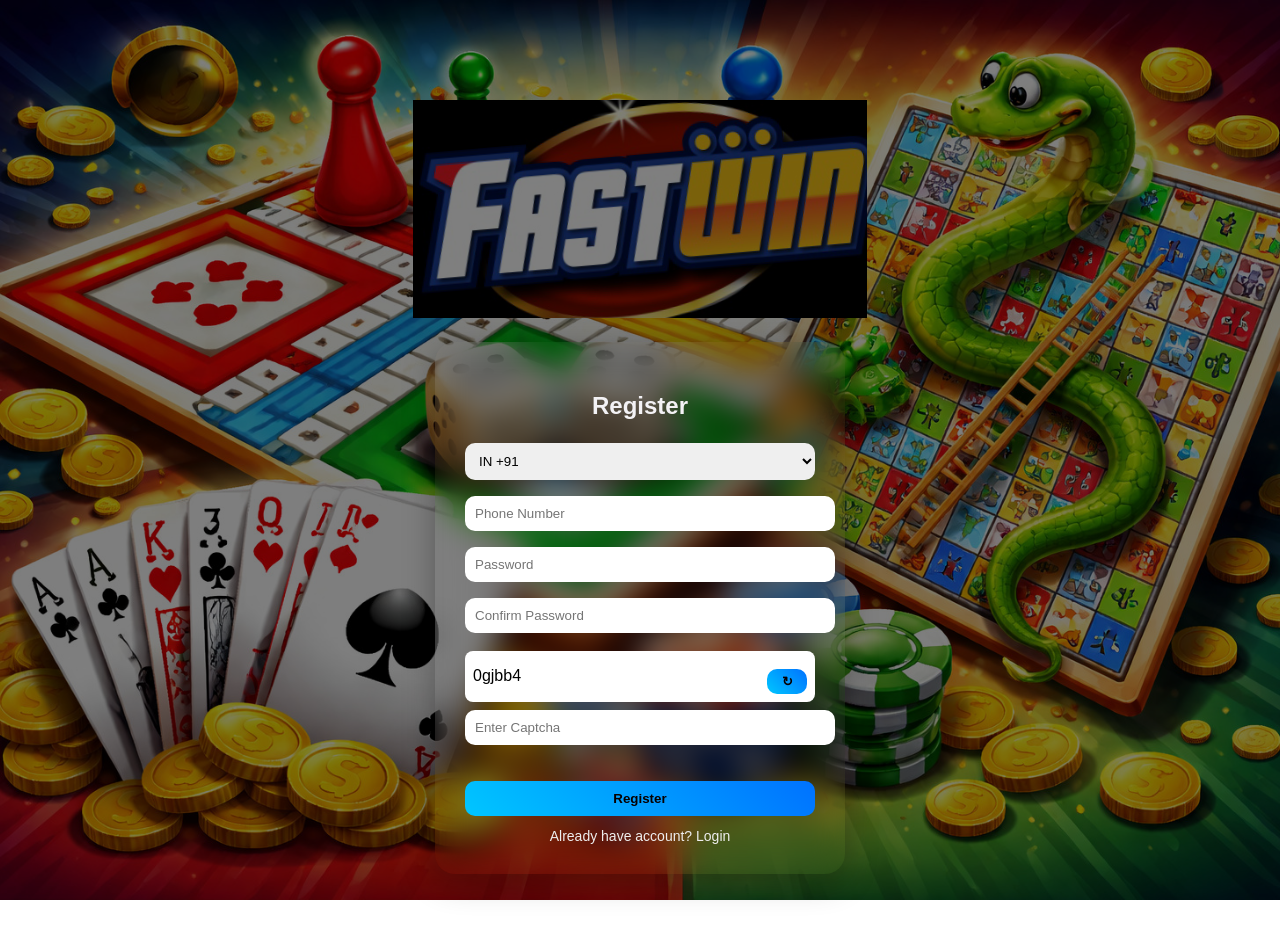
<file: index.html>
<!DOCTYPE html>
<html lang="en">
<head>
<meta charset="UTF-8">
<meta name="viewport" content="width=device-width, initial-scale=1.0">
<title>FAST WIN</title>
<link rel="stylesheet" href="style.css">
</head>
<body>

<div class="main-wrapper">

<div class="logo">
    <img src="logoo.png" alt="FastWin Logo">
</div>

<div class="container">

    <h2 id="title">Register</h2>

    <select id="countryCode">
        <option value="+91">IN +91</option>
        <option value="+1">US +1</option>
        <option value="+44">UK +44</option>
    </select>

    <input type="text" id="phone" placeholder="Phone Number">

    <input type="password" id="password" placeholder="Password">

    <input type="password" id="confirmPassword" placeholder="Confirm Password">

    <!-- CAPTCHA SECTION -->
    <div id="captchaSection">
        <div class="captcha-box">
            <span id="captchaText"></span>
            <button type="button" onclick="generateCaptcha()">↻</button>
        </div>
        <input type="text" id="captchaInput" placeholder="Enter Captcha">
    </div>

    <div class="error" id="error"></div>

    <button id="registerBtn" onclick="register()">Register</button>
    <button id="loginBtn" onclick="login()" class="hidden">Login</button>

    <div class="toggle" onclick="toggleMode()" id="toggleText">
        Already have account? Login
    </div>

    <div class="toggle hidden" onclick="showForgot()" id="forgotText">
        Forgot Password?
    </div>

</div>

<script src="script.js"></script>
</body>
</html>
</file>
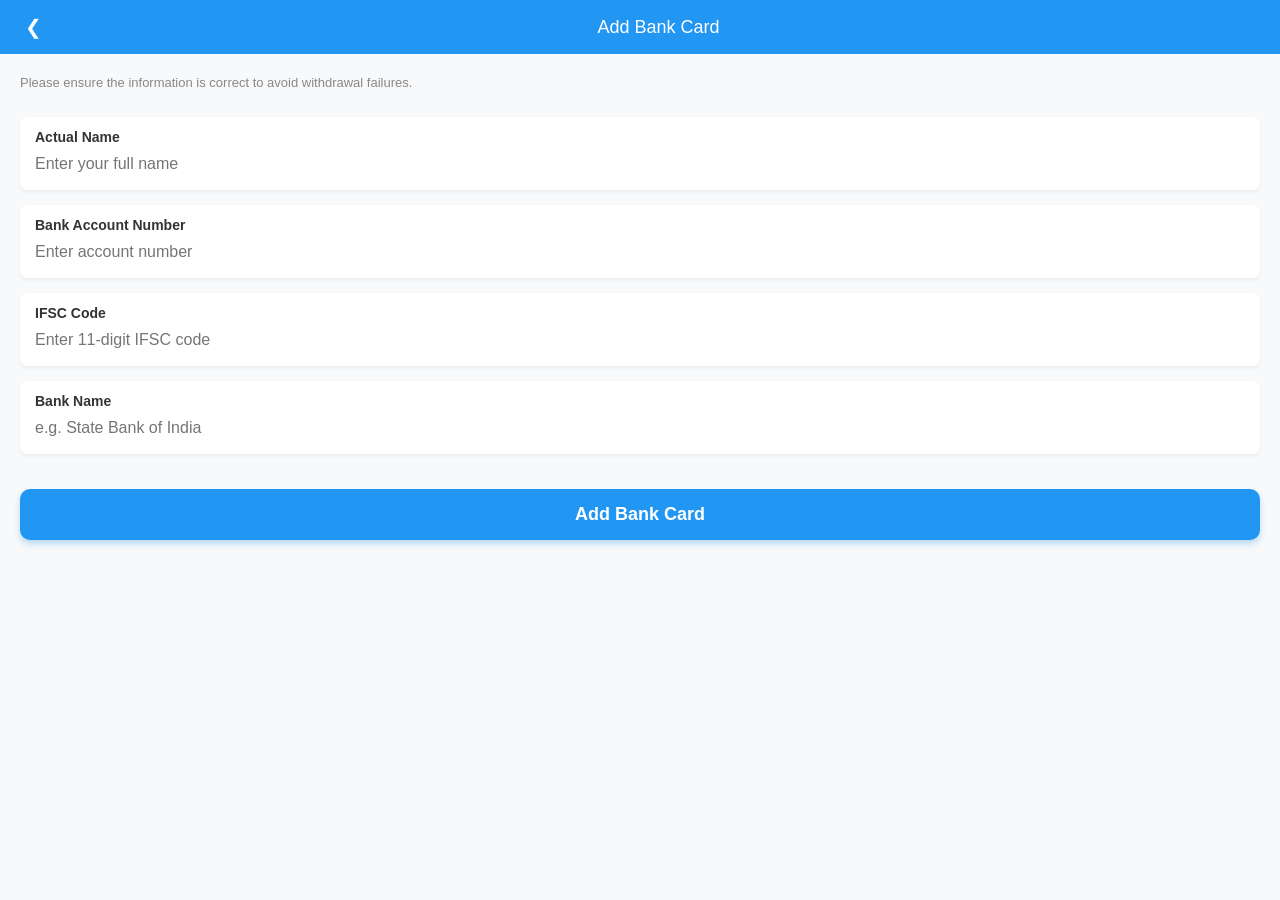
<file: add-card.html>
<!DOCTYPE html>
<html lang="en">
<head>
    <meta charset="UTF-8">
    <meta name="viewport" content="width=device-width, initial-scale=1.0">
    <title>Add Bank Card</title>
    <link rel="stylesheet" href="add-card.css">
</head>
<body>
    <div class="app-container">
        <header class="header">
            <div class="back-icon" onclick="history.back()">❮</div>
            <div class="header-title">Add Bank Card</div>
            <div></div> </header>

        <div class="form-container">
            <p class="form-tip">Please ensure the information is correct to avoid withdrawal failures.</p>

            <div class="input-group">
                <label>Actual Name</label>
                <input type="text" id="userName" placeholder="Enter your full name">
            </div>

            <div class="input-group">
                <label>Bank Account Number</label>
                <input type="number" id="accountNumber" placeholder="Enter account number">
            </div>

            <div class="input-group">
                <label>IFSC Code</label>
                <input type="text" id="ifscCode" placeholder="Enter 11-digit IFSC code">
            </div>

            <div class="input-group">
                <label>Bank Name</label>
                <input type="text" id="bankName" placeholder="e.g. State Bank of India">
            </div>

            <button class="save-btn" onclick="saveBankDetails()">Add Bank Card</button>
        </div>
    </div>

    <script src="add-card.js"></script>
</body>
</html>
</file>
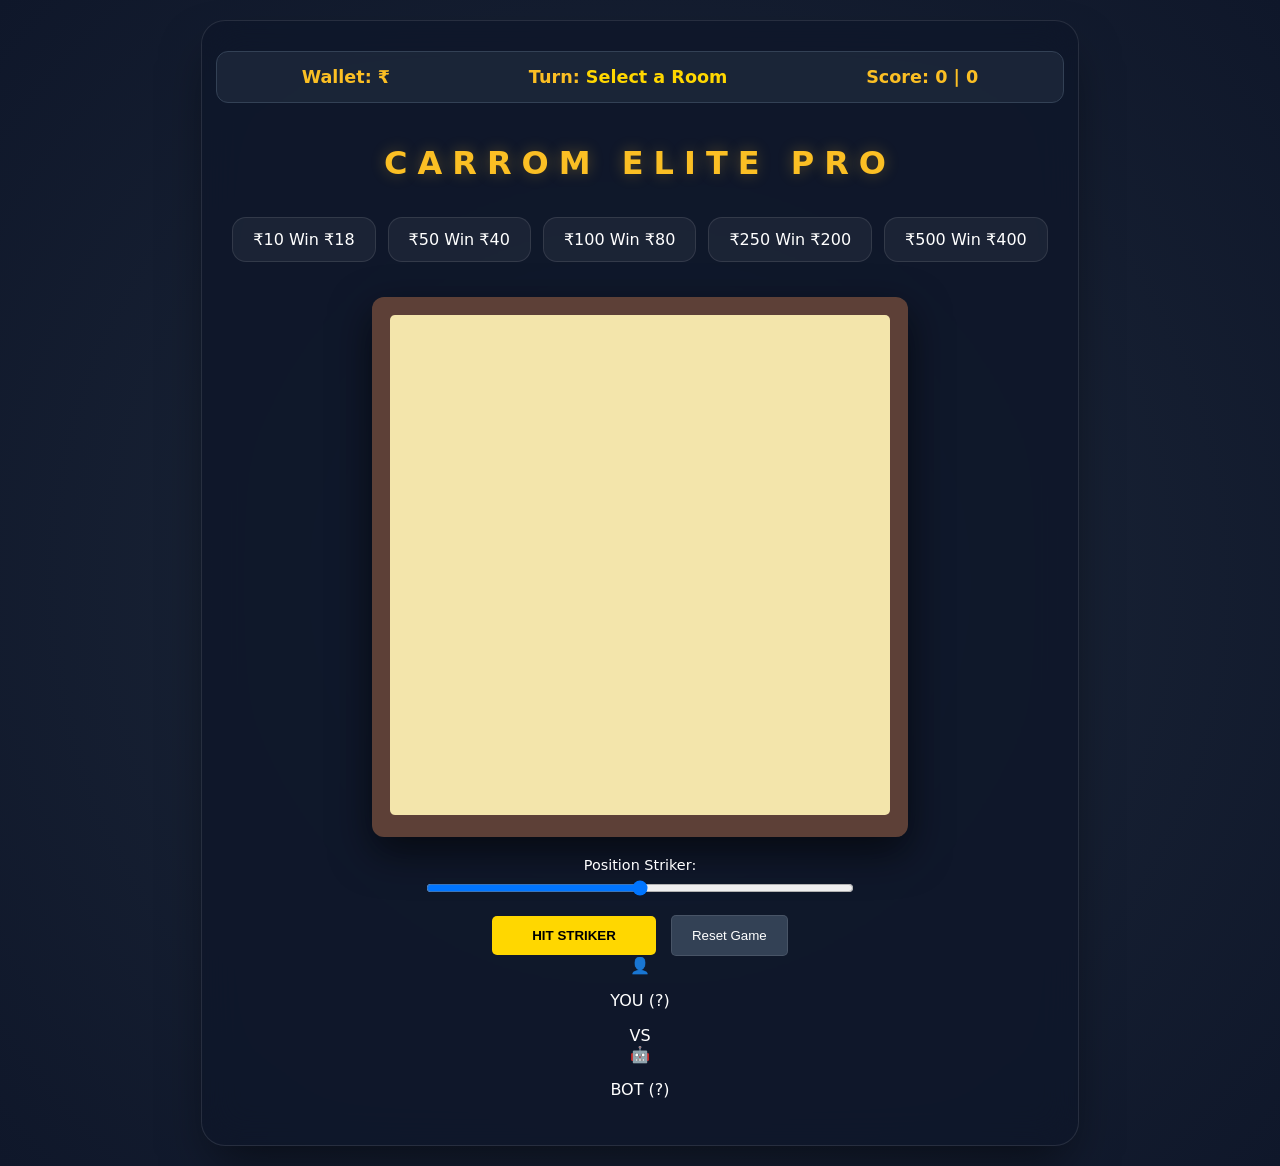
<file: carrom.html>
<!DOCTYPE html>
<html lang="en">
<head>
    <meta charset="UTF-8">
    <meta name="viewport" content="width=device-width, initial-scale=1.0">
    <title>Carrom Elite Pro</title>
    <link rel="stylesheet" href="carrom.css">
</head>
<body>
    <div class="glass-container">
        <h1 class="game-title">CARROM ELITE PRO</h1>

        <div class="pool-levels" id="room-selection">
            <div class="pool-card" onclick="openPayment(10, 18)">₹10 <span>Win ₹18</span></div>
            <div class="pool-card" onclick="openPayment(50, 40)">₹50 <span>Win ₹40</span></div>
            <div class="pool-card" onclick="openPayment(100, 80)">₹100 <span>Win ₹80</span></div>
            <div class="pool-card" onclick="openPayment(250, 200)">₹250 <span>Win ₹200</span></div>
            <div class="pool-card" onclick="openPayment(500, 400)">₹500 <span>Win ₹400</span></div>
        </div>

        <div class="top-wallet-bar">
            <div class="wallet-item">Wallet: <span id="wallet">₹</span></div>
            <div class="wallet-item">Turn: <span id="turn-status" style="color:gold">Select a Room</span></div>
            <div class="wallet-item">Score: <span id="user-score">0</span> | <span id="bot-score">0</span></div>
            <div id="pool-win-container" style="display:none;">Win: <span id="current-win">₹0</span></div>
        </div>

        <div class="game-main">
            <div class="board-frame">
                <canvas id="carromBoard" width="500" height="500"></canvas>
            </div>

            <div class="controls">
                <p style="color:white; margin-bottom:5px; font-size: 0.9rem;">Position Striker:</p>
                <input type="range" id="striker-slider" min="100" max="400" value="250" style="width: 80%;">
                
                <div style="margin-top:15px;">
                    <button class="primary-btn" id="hit-btn" onclick="fireStriker()" style="padding:12px 40px; font-weight:bold; background:gold; border:none; border-radius:5px; cursor:pointer; color: black;">HIT STRIKER</button>
                    <button class="secondary-btn" onclick="location.reload()" style="padding:12px 20px; border-radius:5px; margin-left: 10px;">Reset Game</button>
                </div>
            </div>
        </div>

        <div class="player-section-footer">
            <div class="player-box">
                <span class="avatar">👤</span>
                <p>YOU (<span id="user-color-name">?</span>)</p>
            </div>
            <div class="vs-divider">VS</div>
            <div class="player-box">
                <span class="avatar">🤖</span>
                <p>BOT (<span id="bot-color-name">?</span>)</p>
            </div>
        </div>
    </div>

    <div id="colorModal" style="display:none; position:fixed; top:0; left:0; width:100%; height:100%; background:rgba(0,0,0,0.95); z-index:9999; flex-direction:column; align-items:center; justify-content:center; color:white;">
        <h2 style="font-size: 2rem; margin-bottom: 20px;">Choose Your Side</h2>
        <p style="margin-bottom: 30px; color: #ccc;">White coins give more points!</p>
        <div style="display: flex; gap: 20px;">
            <button onclick="startGameWithColor('#ffffff')" style="padding:20px 40px; font-size: 1.1rem; cursor:pointer; border-radius: 10px; border: 2px solid white; background: transparent; color: white;">WHITE (20 Pts)</button>
            <button onclick="startGameWithColor('#333333')" style="padding:20px 40px; font-size: 1.1rem; cursor:pointer; border-radius: 10px; border: 2px solid #333; background: #333; color: white;">BLACK (10 Pts)</button>
        </div>
    </div>

    <script src="carrom.js"></script>
</body>
</html>
</file>
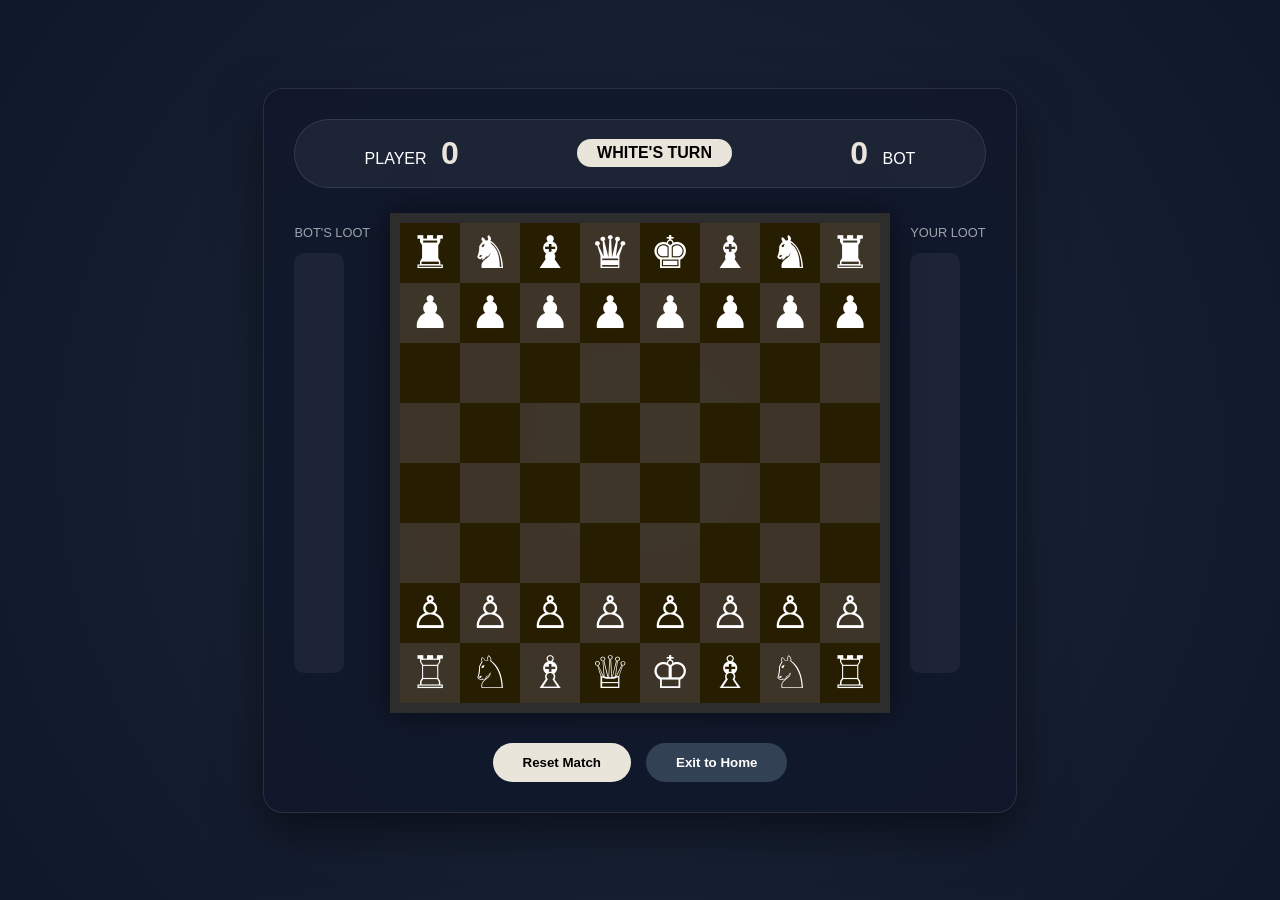
<file: chess.html>
<!DOCTYPE html>
<html lang="en">
<head>
    <meta charset="UTF-8">
    <meta name="viewport" content="width=device-width, initial-scale=1.0">
    <title>Grandmaster AI | Chess</title>
    <link rel="stylesheet" href="chess.css">
</head>
<body>
    <div class="glass-container">
        <header>
            <div class="score-board">
                <div class="score-info">
                    <span class="player-label">PLAYER</span>
                    <span id="white-score" class="score-val">0</span>
                </div>
                <div id="game-status" class="status-badge">White's Turn</div>
                <div class="score-info">
                    <span id="black-score" class="score-val">0</span>
                    <span class="player-label">BOT</span>
                </div>
            </div>
        </header>

        <main class="game-content">
            <div class="graveyard-container">
                <p>Bot's Loot</p>
                <div class="graveyard" id="captured-white"></div>
            </div>

            <div id="chess-board" class="board"></div>

            <div class="graveyard-container">
                <p>Your Loot</p>
                <div class="graveyard" id="captured-black"></div>
            </div>
        </main>

        <footer class="controls">
            <button class="main-btn" onclick="location.reload()">Reset Match</button>
            <button class="secondary-btn" onclick="window.location.href='home.html'">Exit to Home</button>
        </footer>
    </div>
    <script src="chess.js"></script>
</body>
</html>
</file>
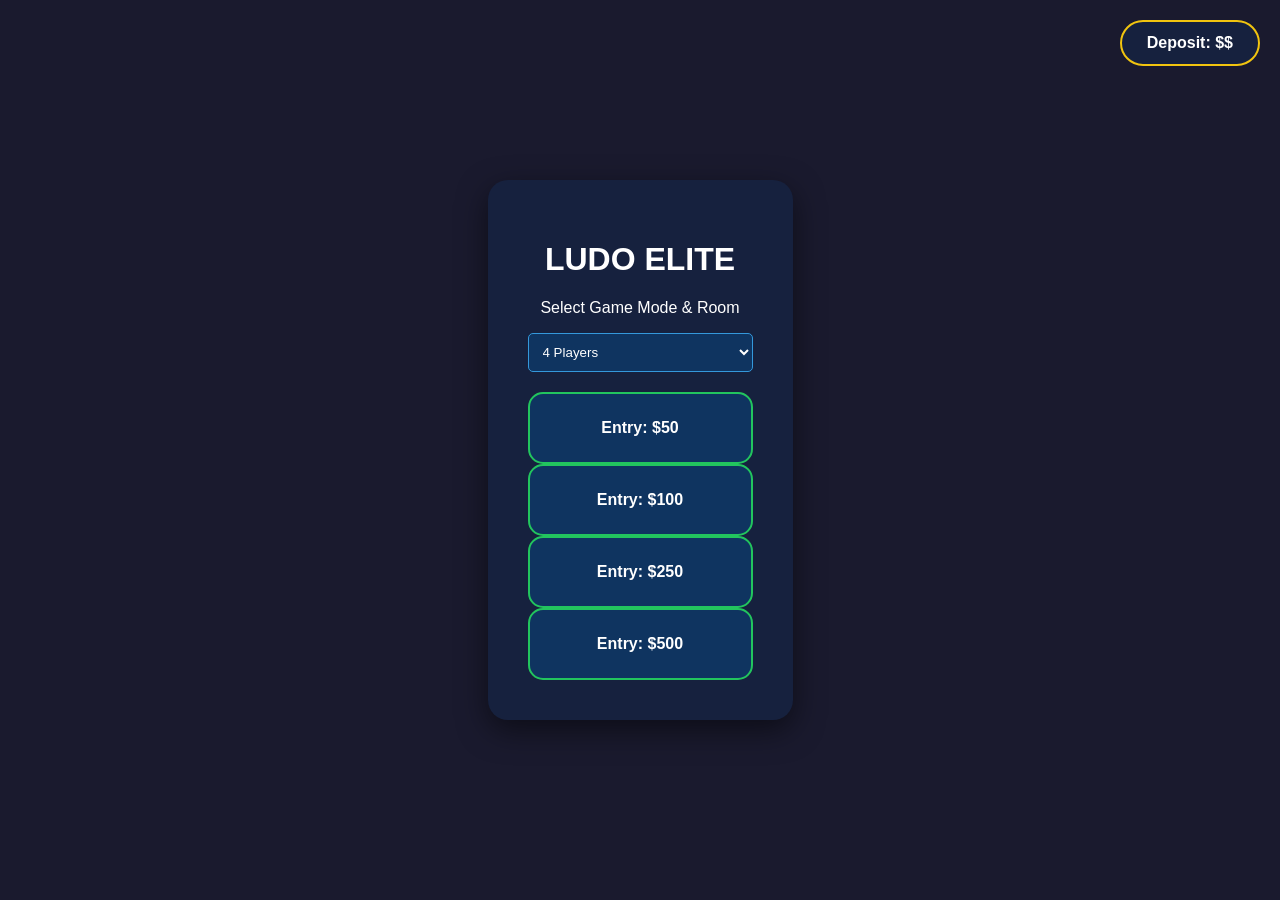
<file: ludo.html>
<!DOCTYPE html>
<html lang="en">
<head>
    <meta charset="UTF-8">
    <meta name="viewport" content="width=device-width, initial-scale=1.0">
    <title>Ludo Elite - Pro Edition</title>
    <link rel="stylesheet" href="ludo.css">
</head>
<body>

    <div id="deposit-section">Deposit: $<span id="wallet-balance">$</span></div>

    <div id="lobby" class="lobby-container">
        <h1>LUDO ELITE</h1>
        <p>Select Game Mode & Room</p>
        
        <select id="mode-select" class="game-dropdown">
            <option value="2">2 Players (Red vs Yellow)</option>
            <option value="3">3 Players (Red, Green, Yellow)</option>
            <option value="4" selected>4 Players</option>
        </select>

        <div class="rooms-grid">
            <div class="room-card" onclick="processEntry(50)">Entry: $50</div>
            <div class="room-card" onclick="processEntry(100)">Entry: $100</div>
            <div class="room-card" onclick="processEntry(250)">Entry: $250</div>
            <div class="room-card" onclick="processEntry(500)">Entry: $500</div>
        </div>
    </div>

    <div id="game-screen" class="hidden">
        <div class="board-wrapper">
            
            <div class="player-profile red-pos" id="p-red">
                <span class="player-name">YOU</span>
                <div class="dice-spot" id="spot-red"></div> 
            </div>
            
            <div class="player-profile green-pos" id="p-green">
                <span class="player-name">BOT 1</span>
                <div class="dice-spot" id="spot-green"></div>
            </div>
            
            <div class="player-profile yellow-pos" id="p-yellow">
                <span class="player-name">BOT 2</span>
                <div class="dice-spot" id="spot-yellow"></div>
            </div>
            
            <div class="player-profile blue-pos" id="p-blue">
                <span class="player-name">BOT 3</span>
                <div class="dice-spot" id="spot-blue"></div>
            </div>

            <div class="ludo-board">
    <div class="base red" id="b-red"><div class="base-inner"><div class="slot" id="r0"></div><div class="slot" id="r1"></div><div class="slot" id="r2"></div><div class="slot" id="r3"></div></div></div>
    <div class="base green" id="b-green"><div class="base-inner"><div class="slot" id="g0"></div><div class="slot" id="g1"></div><div class="slot" id="g2"></div><div class="slot" id="g3"></div></div></div>
    <div class="base yellow" id="b-yellow"><div class="base-inner"><div class="slot" id="y0"></div><div class="slot" id="y1"></div><div class="slot" id="y2"></div><div class="slot" id="y3"></div></div></div>
    <div class="base blue" id="b-blue"><div class="base-inner"><div class="slot" id="b0"></div><div class="slot" id="b1"></div><div class="slot" id="b2"></div><div class="slot" id="b3"></div></div></div>

    <div class="center-finish" id="center-area">
        <div class="tri red-t"></div>
        <div class="tri green-t"></div>
        <div class="tri yellow-t"></div>
        <div class="tri blue-t"></div>
        
        <div id="main-dice" class="dice" onclick="handleDiceClick()">⚀</div>
    </div>

    <div id="cells-container" style="display: contents;"></div>
</div>

    <script src="ludo.js"></script>
</body>
</html>
</file>
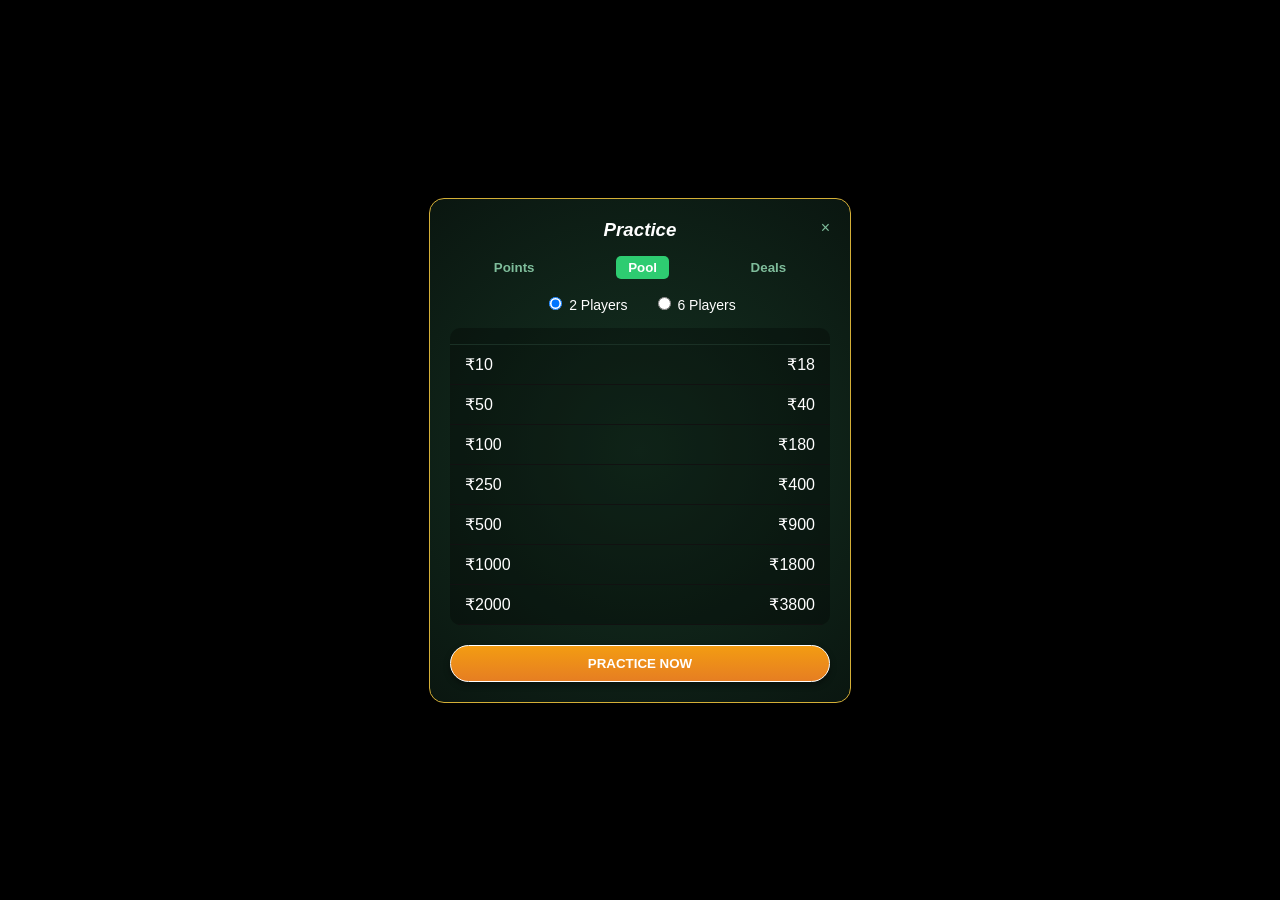
<file: rummy_selection.html>
<!DOCTYPE html>
<html lang="en">
<head>
    <meta charset="UTF-8">
    <meta name="viewport" content="width=device-width, initial-scale=1.0">
    <title>Pool Rummy Selection</title>
    <link rel="stylesheet" href="rummy_selection.css">
</head>
<body class="bg-overlay">
    <div class="selection-modal">
        <div class="modal-header">
            <h3>Practice</h3>
            <span class="close-btn">&times;</span>
        </div>

        <div class="game-type-tabs">
            <button class="tab">Points</button>
            <button class="tab active">Pool</button>
            <button class="tab">Deals</button>
        </div>

        <div class="player-toggle">
            <label class="radio-label">
                <input type="radio" name="players" value="2" checked onchange="loadPoolData(2)">
                <span class="custom-radio"></span> 2 Players
            </label>
            <label class="radio-label">
                <input type="radio" name="players" value="6" onchange="loadPoolData(6)">
                <span class="custom-radio"></span> 6 Players
            </label>
        </div>

        <div class="data-table">
            <div class="table-head">
        
            </div>
            <div id="poolEntries" class="table-content">
                </div>
        </div>

        <button class="practice-now-btn" onclick="launchGame()">PRACTICE NOW</button>
    </div>
    <script src="rummy_logic.js"></script>
</body>
</html>
</file>
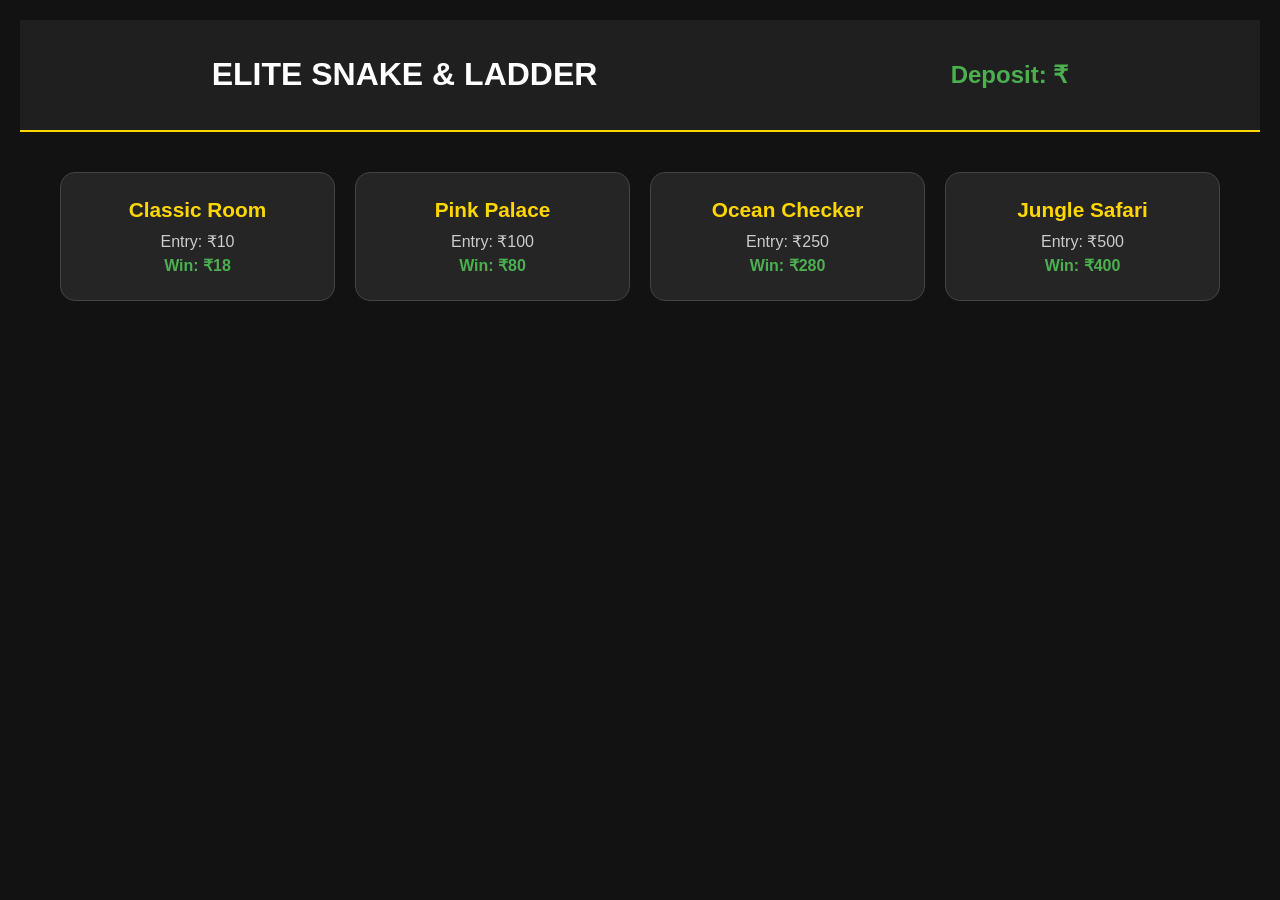
<file: snake.html>
<!DOCTYPE html>
<html lang="en">
<head>
    <meta charset="UTF-8">
    <meta name="viewport" content="width=device-width, initial-scale=1.0">
    <title>Elite Snake & Ladder: Bot Edition</title>
    <link rel="stylesheet" href="snake.css">
</head>
<body>
    <div class="lobby-container" id="lobby">
        <div class="header-bar">
            <h1>ELITE SNAKE & LADDER</h1>
            <div class="wallet-display">Deposit: ₹<span id="wallet-balance"></span></div>
        </div>
        
        <div class="rooms-grid">
            <div class="room-card" onclick="enterRoom(10, 18, 'classic')">
                <div class="room-title">Classic Room</div>
                <div class="price">Entry: ₹10</div>
                <div class="win">Win: ₹18</div>
            </div>
            <div class="room-card" onclick="enterRoom(100, 80, 'pink')">
                <div class="room-title">Pink Palace</div>
                <div class="price">Entry: ₹100</div>
                <div class="win">Win: ₹80</div>
            </div>
            <div class="room-card" onclick="enterRoom(250, 280, 'blue')">
                <div class="room-title">Ocean Checker</div>
                <div class="price">Entry: ₹250</div>
                <div class="win">Win: ₹280</div>
            </div>
            <div class="room-card" onclick="enterRoom(500, 400, 'jungle')">
                <div class="room-title">Jungle Safari</div>
                <div class="price">Entry: ₹500</div>
                <div class="win">Win: ₹400</div>
            </div>
        </div>
    </div>

    <div class="game-wrapper" id="game-area" style="display:none;">
        <div class="game-stats">
            <button class="back-btn" onclick="exitToLobby()">⬅ Quit</button>
            <div id="active-room-info" style="font-weight: bold; color: gold;"></div>
            <div class="game-wallet">Wallet: ₹<span id="game-wallet-val">1000</span></div>
        </div>

        <div id="turn-banner">YOUR TURN</div>
        
        <div id="board-container">
            <canvas id="snakeCanvas" width="550" height="550"></canvas>
            <div id="snakes-grid"></div>
        </div>

        <div class="player-info-bar">
            <div class="p-box">👤 You: <span id="p1-pos">1</span></div>
            <div class="p-box">🤖 Bot: <span id="p2-pos">1</span></div>
        </div>

        <div class="dice-section">
            <div id="dice-result" class="dice-animation">⚀</div>
            <button id="roll-btn" onclick="handleDiceRoll()">Roll Dice</button>
        </div>
    </div>

    <script src="snake.js"></script>
</body>
</html>
</file>
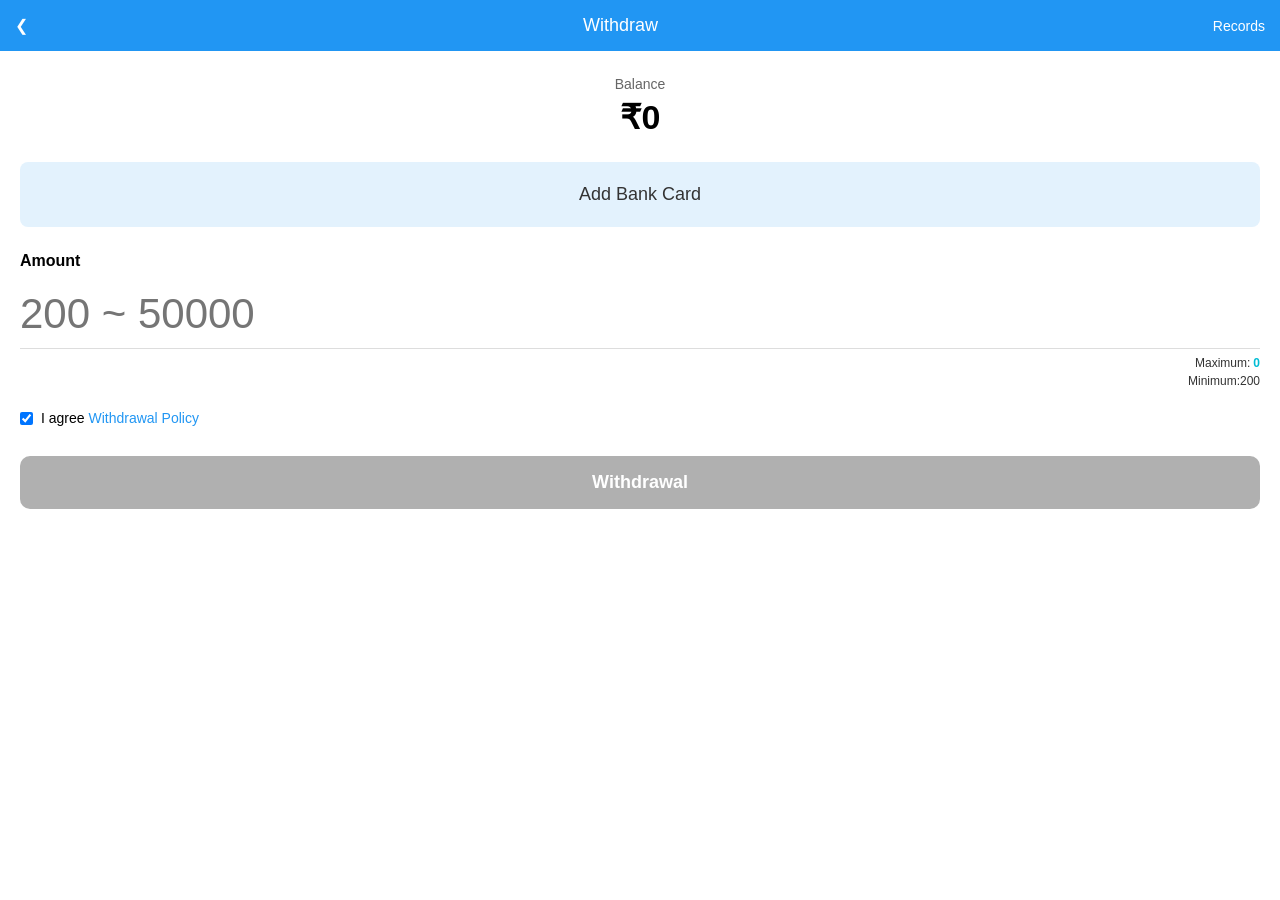
<file: withdraw.html>
<!DOCTYPE html>
<html lang="en">
<head>
    <meta charset="UTF-8">
    <meta name="viewport" content="width=device-width, initial-scale=1.0">
    <title>Withdrawal</title>
    <link rel="stylesheet" href="withdraw.css">
</head>
<body>
    <div class="app-container">
        <header class="withdraw-header">
            <div class="back-icon" onclick="history.back()">❮</div>
            <div class="header-title">Withdraw</div>
            <div class="records-link" onclick="openRecords()">Records</div>
        </header>

        <div class="balance-container">
            <p>Balance</p>
            <h1>₹0</h1>
        </div>

        <div class="add-bank-wrapper">
            <button class="add-bank-btn" onclick="addBankCard()">Add Bank Card</button>
        </div>

        <div class="input-section">
            <label class="input-label">Amount</label>
            <div class="input-field-wrapper">
                <input type="number" id="withdrawAmount" placeholder="200 ~ 50000" oninput="checkButtonState()">
            </div>
            
            <div class="limit-info">
                <div class="fee-info">
                    </div>
                <div class="val-info">
                    <p>Maximum:<span class="cyan-text">0</span></p>
                    <p>Minimum:200</p>
                </div>
            </div>
        </div>

        <div class="policy-wrapper">
            <input type="checkbox" id="policyCheck" checked onchange="checkButtonState()">
            <label for="policyCheck">I agree <span class="policy-blue" onclick="showPolicy()">Withdrawal Policy</span></label>
        </div>

        <div class="footer-action">
            <button id="submitBtn" class="btn-disabled" disabled onclick="processWithdrawal()">Withdrawal</button>
        </div>
    </div>

    <script src="withdraw.js"></script>
</body>
</html>
</file>
<file: style.css>
body{
    margin:0;
    font-family: Arial, sans-serif;
    height:100vh;
    display:flex;
    justify-content:center;
    align-items:center;
    background: url("bg.jpg") no-repeat center center/cover;
    position:relative;
}

/* Dark overlay */
body::before{
    content:"";
    position:absolute;
    top:0;
    left:0;
    width:100%;
    height:100%;
    background: rgba(0,0,0,0.5);
}

/* Glass Card */
.container{
    width:350px;
    padding:30px;
    border-radius:20px;
    backdrop-filter: blur(15px);
    background: rgba(233, 229, 229, 0);
    box-shadow:0 8px 32px rgba(0,0,0,0.3);
    text-align:center;
    color:rgb(243, 242, 245);
    animation: fadeIn 0.8s ease;
    z-index:1;
}

/* Animation */
@keyframes fadeIn{
    from{
        opacity:0;
        transform:translateY(20px);
    }
    to{
        opacity:1;
        transform:translateY(0);
    }
}

h2{
    margin-bottom:15px;
}

input, select{
    width:100%;
    padding:10px;
    margin:8px 0;
    border:none;
    border-radius:10px;
    outline:none;
}

button{
    width:100%;
    padding:10px;
    margin-top:10px;
    border:none;
    border-radius:10px;
    background: linear-gradient(45deg,#00c6ff,#0072ff);
    color:rgb(7, 0, 0);
    font-weight:bold;
    cursor:pointer;
    transition:0.3s;
}

button:hover{
    transform:scale(1.05);
}

.toggle{
    margin-top:12px;
    cursor:pointer;
    font-size:14px;
    color:#eee;
}

.error{
    color:#ffdddd;
    font-size:13px;
    min-height:18px;
}

.hidden{
    display:none;
}
.main-title{
    position:absolute;
    top:40px;
    font-size:44px;
    color:rgb(238, 229, 229);
    z-index:1;
    font-weight:bold;
    font-style:italic;
}
.captcha-box {
    display: flex;
    justify-content: space-between;
    align-items: center;
    background: white;
    color: black;
    padding: 8px;
    border-radius: 8px;
    margin-top: 10px;
}

.captcha-box button {
    width: 40px;
    padding: 5px;
}

.hidden {
    display: none;
}
.main-wrapper {
    display: flex;
    flex-direction: column;
    align-items: center;
    justify-content: flex-start;   /* change from center */
    padding-top: 80px;             /* push everything down */
    min-height: 100vh;
}
.logo {
    margin-top: 60px;   /* increase this value if needed */
    margin-bottom: 20px;
}
</file>
<file: add-card.css>
* { margin: 0; padding: 0; box-sizing: border-box; font-family: 'Segoe UI', sans-serif; }
body { background-color: #f8f9fa; }

.header {
    background-color: #2196F3;
    padding: 15px;
    display: flex;
    justify-content: space-between;
    align-items: center;
    color: white;
}
.back-icon { font-size: 20px; cursor: pointer; padding: 0 10px; }
.header-title { font-size: 18px; font-weight: 500; }

.form-container { padding: 20px; }
.form-tip { color: #888; font-size: 13px; margin-bottom: 25px; line-height: 1.4; }

.input-group {
    background: white;
    padding: 12px 15px;
    border-radius: 8px;
    margin-bottom: 15px;
    box-shadow: 0 2px 4px rgba(0,0,0,0.05);
}
.input-group label {
    display: block;
    font-size: 14px;
    color: #333;
    font-weight: 600;
    margin-bottom: 5px;
}
.input-group input {
    width: 100%;
    border: none;
    outline: none;
    font-size: 16px;
    padding: 5px 0;
    color: #555;
}

.save-btn {
    width: 100%;
    background-color: #2196F3;
    color: white;
    border: none;
    padding: 15px;
    border-radius: 10px;
    font-size: 18px;
    font-weight: bold;
    margin-top: 20px;
    cursor: pointer;
    box-shadow: 0 4px 6px rgba(33, 150, 243, 0.3);
}
.save-btn:active { transform: scale(0.98); }
</file>
<file: carrom.css>
/* --- 1. VARIABLES & CORE STYLES --- */
:root {
    --accent: #fbbf24;
    --accent-hover: #d97706;
    --glass: rgba(255, 255, 255, 0.05);
    --glass-border: rgba(255, 255, 255, 0.1);
    --wood: #5d4037;
    --bg-dark: #0f172a;
    --surface: #f3e5ab;
}

body {
    margin: 0;
    background: radial-gradient(circle, #1e293b, var(--bg-dark));
    color: white;
    font-family: 'Segoe UI', system-ui, sans-serif;
    display: flex;
    justify-content: center;
    align-items: center;
    min-height: 100vh;
    overflow-y: auto;
    padding: 20px 0;
}

/* --- 2. CONTAINER & TITLES --- */
.glass-container {
    background: rgba(15, 23, 42, 0.85);
    backdrop-filter: blur(20px);
    -webkit-backdrop-filter: blur(20px);
    padding: 30px;
    border-radius: 24px;
    border: 1px solid var(--glass-border);
    box-shadow: 0 25px 50px -12px rgba(0, 0, 0, 0.5);
    text-align: center;
    max-width: 95vw;
    display: flex;
    flex-direction: column;
    align-items: center;
}

.game-title { 
    color: var(--accent); 
    letter-spacing: 10px; 
    margin-bottom: 25px; 
    text-shadow: 0 0 15px rgba(251, 191, 36, 0.3);
    font-weight: 800;
}

/* --- 3. TOP WALLET BAR (New Positioning) --- */
.top-wallet-bar {
    order: -1; /* Forces this section to the very top inside the flex container */
    display: flex;
    justify-content: space-around;
    align-items: center;
    width: 100%;
    background: rgba(30, 41, 59, 0.8);
    padding: 15px;
    border-radius: 12px;
    margin-bottom: 20px;
    border: 1px solid #334155;
}

.wallet-item {
    font-size: 1.1rem;
    font-weight: bold;
    color: var(--accent);
}

.status-badge {
    padding: 6px 15px;
    background: var(--accent);
    color: #000;
    border-radius: 50px;
    font-weight: 700;
    text-transform: uppercase;
    font-size: 0.7rem;
}

/* --- 4. POOL SELECTION --- */
.pool-levels {
    display: flex; 
    gap: 12px; 
    margin-bottom: 25px; 
    overflow-x: auto; 
    width: 100%;
    padding: 10px 0;
}

.pool-card {
    background: var(--glass); 
    border: 1px solid var(--glass-border);
    padding: 12px 20px; 
    border-radius: 14px; 
    cursor: pointer; 
    transition: 0.3s;
    min-width: 100px;
}

.pool-card:hover { 
    background: rgba(251, 191, 36, 0.1); 
    border-color: var(--accent);
    transform: translateY(-3px);
}

/* --- 5. BOARD FRAME & CANVAS --- */
.board-frame {
    background: var(--wood); 
    padding: 18px;
    border-radius: 12px;
    box-shadow: 0 15px 40px rgba(0, 0, 0, 0.6);
    margin-bottom: 20px;
}

canvas { 
    background-color: var(--surface); 
    border-radius: 5px; 
    cursor: crosshair;
    max-width: 100%;
    height: auto;
    touch-action: none; /* Prevents scrolling while aiming */
}

/* --- 6. BUTTONS & MODALS --- */
.main-btn { 
    background: var(--accent); 
    color: black; 
    padding: 14px 35px; 
    border-radius: 50px; 
    border: none; 
    font-weight: 800; 
    cursor: pointer; 
}

.secondary-btn { 
    background: #334155; 
    color: white; 
    padding: 12px 25px; 
    border-radius: 50px; 
    border: 1px solid rgba(255,255,255,0.1); 
    cursor: pointer;
}

.modal {
    display: none; 
    position: fixed; 
    inset: 0;
    background: rgba(15, 23, 42, 0.95); 
    backdrop-filter: blur(10px);
    justify-content: center; 
    align-items: center;
    z-index: 2000;
}
</file>
<file: chess.css>
:root {
    --white-sq: #271e01;
    --black-sq: #cc8f1d3d;
    --accent: #e9e5da;
    --glass: rgba(255, 255, 255, 0.05);
}

body {
    margin: 0;
    background: radial-gradient(circle, #1e293b, #0f172a);
    color: white;
    font-family: 'Segoe UI', sans-serif;
    display: flex;
    justify-content: center;
    align-items: center;
    min-height: 100vh;
}

.glass-container {
    background: rgba(15, 23, 42, 0.8);
    backdrop-filter: blur(20px);
    padding: 30px;
    border-radius: 20px;
    border: 1px solid rgba(255,255,255,0.1);
    box-shadow: 0 20px 50px rgba(0,0,0,0.5);
    text-align: center;
}

/* Scoreboard */
.score-board {
    display: flex;
    justify-content: space-around;
    align-items: center;
    background: var(--glass);
    padding: 15px;
    border-radius: 50px;
    margin-bottom: 25px;
    border: 1px solid rgba(255,255,255,0.1);
}

.score-val {
    font-size: 2rem;
    font-weight: bold;
    color: var(--accent);
    margin: 0 10px;
}

.status-badge {
    padding: 5px 20px;
    background: var(--accent);
    color: black;
    border-radius: 20px;
    font-weight: bold;
    text-transform: uppercase;
}

/* Layout */
.game-content {
    display: flex;
    gap: 20px;
    align-items: flex-start;
}

.board {
    display: grid;
    grid-template-columns: repeat(8, 60px);
    grid-template-rows: repeat(8, 60px);
    border: 10px solid #2d2d2d;
    box-shadow: 0 0 30px rgba(0,0,0,0.5);
}

.cell {
    width: 60px; height: 60px;
    display: flex; justify-content: center; align-items: center;
    font-size: 45px; cursor: pointer;
}

.white-sq { background: var(--white-sq); }
.black-sq { background: var(--black-sq); }
.selected { background: #f59e0b !important; }

/* Graveyard */
.graveyard-container p {
    font-size: 0.8rem;
    text-transform: uppercase;
    opacity: 0.6;
}

.graveyard {
    width: 50px;
    min-height: 400px;
    background: var(--glass);
    border-radius: 10px;
    display: flex;
    flex-direction: column;
    padding: 10px 0;
    font-size: 30px;
}

#captured-white { color: #fff; } /* Pieces bot took from you */
#captured-black { color: #000; text-shadow: 0 0 2px white; } /* Pieces you took */

/* Buttons */
.controls { margin-top: 30px; display: flex; gap: 15px; justify-content: center; }
button {
    padding: 12px 30px; border: none; border-radius: 30px;
    font-weight: bold; cursor: pointer; transition: 0.3s;
}
.main-btn { background: var(--accent); color: black; }
.secondary-btn { background: #334155; color: white; }
</file>
<file: ludo.css>
/* 1. VARIABLES & RESET */
:root {
    --red: #e74c3c;
    --green: #2ecc71;
    --yellow: #f1c40f;
    --blue: #3498db;
    --cell: 40px;
    --board-size: calc(var(--cell) * 15);
}

body { 
    background: #1a1a2e; 
    color: #fff; 
    margin: 0;
    display: flex; 
    justify-content: center; 
    align-items: center; 
    min-height: 100vh;
    font-family: 'Segoe UI', sans-serif;
    overflow: hidden;
}

.hidden { display: none !important; }

/* 2. UI ELEMENTS (WALLET & LOBBY) */
#deposit-section {
    position: absolute; 
    top: 20px; 
    right: 20px;
    background: #16213e; 
    padding: 12px 25px; 
    border-radius: 30px;
    border: 2px solid var(--yellow); 
    font-weight: bold;
    z-index: 1000;
}

.lobby-container {
    background: #16213e; 
    padding: 40px; 
    border-radius: 20px; 
    text-align: center;
    box-shadow: 0 10px 30px rgba(0,0,0,0.5);
}

.game-dropdown {
    padding: 10px;
    margin-bottom: 20px;
    border-radius: 5px;
    background: #0f3460;
    color: white;
    border: 1px solid var(--blue);
}

.room-card {
    background: #0f3460; 
    padding: 25px; 
    border-radius: 15px;
    cursor: pointer; 
    border: 2px solid #22c55e; 
    font-weight: bold;
    transition: transform 0.2s;
}

.room-card:hover { 
    background: #1a508b; 
    transform: scale(1.05);
}

/* 3. GAME BOARD WRAPPER & PLAYER PROFILES */
.board-wrapper { 
    position: relative; 
    width: var(--board-size); 
    height: var(--board-size); 
}

.player-profile { 
    position: absolute; 
    width: 120px; 
    text-align: center; 
    font-weight: bold; 
}

.player-name {
    display: block;
    font-size: 14px;
    margin-bottom: 5px;
    text-shadow: 1px 1px 2px black;
    text-transform: uppercase;
}

.red-pos { top: -85px; left: 0; }
.green-pos { top: -85px; right: 0; }
.yellow-pos { bottom: -85px; right: 0; }
.blue-pos { bottom: -85px; left: 0; }

/* 4. THE LUDO BOARD GRID */
.ludo-board {
    display: grid; 
    grid-template-columns: repeat(15, var(--cell));
    grid-template-rows: repeat(15, var(--cell));
    background: white; 
    border: 8px solid #333;
    box-shadow: 0 0 50px rgba(0,0,0,0.5);
}

/* 5. BASES & SLOTS */
.base { grid-column: span 6; grid-row: span 6; padding: 15px; }
.base.red { grid-area: 1/1/7/7; background: var(--red); }
.base.green { grid-area: 1/10/7/16; background: var(--green); }
.base.yellow { grid-area: 10/10/16/16; background: var(--yellow); }
.base.blue { grid-area: 10/1/16/7; background: var(--blue); }

.base.inactive { filter: grayscale(1); opacity: 0.3; pointer-events: none; }

.base-inner {
    background: white; 
    height: 100%; 
    border-radius: 10px;
    display: grid; 
    grid-template: 1fr 1fr / 1fr 1fr; 
    gap: 10px; 
    padding: 10px;
}

.slot { 
    background: #eee; 
    border-radius: 50%; 
    border: 2px dashed #ccc; 
    display: flex;
    justify-content: center;
    align-items: center;
}

/* 6. PATH CELLS */
.cell { 
    border: 0.5px solid #ddd; 
    display: flex; 
    align-items: center; 
    justify-content: center;
    font-size: 20px;
    color: rgba(0,0,0,0.1);
}

.path-red { background: linear-gradient(to right, #fff, var(--red)); }
.path-green { background: linear-gradient(to bottom, #fff, var(--green)); }
.path-yellow { background: linear-gradient(to left, #fff, var(--yellow)); }
.path-blue { background: linear-gradient(to top, #fff, var(--blue)); }

/* 7. CENTER FINISH & DICE */
.center-finish {
    grid-area: 7 / 7 / 10 / 10;
    position: relative;
    display: flex; 
    justify-content: center;
    align-items: center;
    background: #fff;
    border: 2px solid #333;
    z-index: 10;
}

/* Single Dice Definition - Centered */
.dice {
    width: 45px;
    height: 45px;
    background: white;
    color: #333;
    display: flex;
    align-items: center;
    justify-content: center;
    border-radius: 10px;
    font-size: 32px;
    cursor: pointer;
    box-shadow: 0 4px #999, 0 0 10px rgba(0,0,0,0.2);
    z-index: 1000;
    transition: all 0.3s ease;
    user-select: none;
    position: relative;
    visibility: visible !important;
}

.dice:active {
    transform: translateY(2px);
    box-shadow: 0 2px #666;
}

/* Dice Spots in profiles are hidden since dice is in center */
.dice-spot { display: none; }

/* 8. ANIMATIONS */
.rolling {
    animation: shake 0.2s infinite;
}

@keyframes shake {
    0% { transform: rotate(0deg) scale(1.1); }
    25% { transform: rotate(10deg); }
    50% { transform: rotate(0deg) scale(1.1); }
    75% { transform: rotate(-10deg); }
    100% { transform: rotate(0deg); }
}

/* Center Triangles */
.tri { position: absolute; width: 0; height: 0; border-style: solid; }
.red-t { border-width: 60px 60px 0 60px; border-color: var(--red) transparent transparent transparent; top:0; }
.green-t { border-width: 60px 0 60px 60px; border-color: transparent transparent transparent var(--green); right:0; }
.yellow-t { border-width: 0 60px 60px 60px; border-color: transparent transparent var(--yellow) transparent; bottom:0; }
.blue-t { border-width: 60px 60px 60px 0; border-color: transparent var(--blue) transparent transparent; left:0; }

/* 9. TOKENS */
.token { 
    width: 32px; 
    height: 32px; 
    border-radius: 50%; 
    border: 2px solid white; 
    box-shadow: 0 3px 6px rgba(0,0,0,0.3);
    z-index: 50; 
    cursor: pointer;
    transition: all 0.2s;
}

.token:hover { transform: scale(1.1); z-index: 60; }

.t-red { background: var(--red); } 
.t-green { background: var(--green); }
.t-yellow { background: var(--yellow); } 
.t-blue { background: var(--blue); }
</file>
<file: rummy_selection.css>
.bg-overlay {
    background: #000;
    height: 100vh;
    display: flex;
    justify-content: center;
    align-items: center;
    margin: 0;
    font-family: Arial, sans-serif;
}

.selection-modal {
    background: radial-gradient(circle at center, #153222, #0a1610);
    border: 1.5px solid #d4af37; /* Gold border */
    border-radius: 15px;
    width: 380px;
    padding: 20px;
    color: #fff;
    box-shadow: 0 0 25px rgba(0,0,0,0.7);
}

.modal-header { display: flex; justify-content: center; position: relative; margin-bottom: 10px; }
.modal-header h3 { font-style: italic; font-weight: bold; margin: 0; }
.close-btn { position: absolute; right: 0; cursor: pointer; color: #7fbd9b; }

.game-type-tabs { display: flex; justify-content: space-around; margin: 15px 0; }
.tab { background: none; border: none; color: #7fbd9b; font-weight: bold; cursor: pointer; }
.tab.active { background: #2ecc71; color: white; border-radius: 5px; padding: 4px 12px; }

.player-toggle { display: flex; justify-content: center; gap: 25px; margin: 15px 0; font-size: 14px; }

.data-table { background: rgba(0, 0, 0, 0.3); border-radius: 10px; overflow: hidden; margin-bottom: 20px; }
.table-head { display: flex; justify-content: space-between; padding: 8px 15px; color: #d4af37; font-size: 12px; border-bottom: 1px solid #1a3025; }

.entry-row { display: flex; justify-content: space-between; padding: 10px 15px; border-bottom: 1px solid #111; cursor: pointer; transition: 0.2s; }
.entry-row:hover { background: rgba(46, 204, 113, 0.1); }
.entry-row.selected { background: #2ecc71; color: white; }

.practice-now-btn {
    width: 100%;
    background: linear-gradient(to bottom, #f39c12, #e67e22);
    border: 1px solid #fff;
    border-radius: 25px;
    color: #fff;
    padding: 10px;
    font-weight: bold;
    cursor: pointer;
    box-shadow: 0 3px 6px rgba(0,0,0,0.4);
}
</file>
<file: snake.css>
:root { 
    --primary-gold: #ffd700; 
    --bg-dark: #121212; 
    --p1-blue: #3b82f6;
    --p2-red: #ef4444;
}

body { 
    background: var(--bg-dark); 
    color: white; 
    margin: 0; 
    font-family: 'Segoe UI', Tahoma, Geneva, Verdana, sans-serif; 
    overflow-x: hidden;
}

/* --- LOBBY & ROOM SELECTION --- */
.lobby-container { padding: 20px; text-align: center; }

.header-bar { 
    display: flex; 
    justify-content: space-around; 
    align-items: center; 
    background: #1f1f1f; 
    padding: 15px; 
    border-bottom: 2px solid var(--primary-gold);
    position: sticky;
    top: 0;
    z-index: 1000;
}

.wallet-display { font-size: 1.5rem; color: #4caf50; font-weight: bold; }

.rooms-grid { 
    display: grid; 
    grid-template-columns: repeat(auto-fit, minmax(220px, 1fr)); 
    gap: 20px; 
    padding: 40px; 
    max-width: 1200px;
    margin: 0 auto;
}

.room-card { 
    background: #252525; 
    padding: 25px; 
    border-radius: 15px; 
    border: 1px solid #444; 
    cursor: pointer; 
    transition: all 0.3s ease; 
}

.room-card:hover { 
    transform: translateY(-8px); 
    border-color: var(--primary-gold); 
    box-shadow: 0 10px 20px rgba(255, 215, 0, 0.2); 
}

.room-title { font-size: 1.3rem; margin-bottom: 10px; color: var(--primary-gold); font-weight: bold; }
.price { color: #ccc; margin-bottom: 5px; }
.win { color: #4caf50; font-weight: bold; }

/* --- GAME AREA LAYOUT --- */
.game-wrapper { padding: 20px; text-align: center; }

.game-stats { 
    display: flex; 
    justify-content: space-between; 
    align-items: center; 
    max-width: 600px; 
    margin: 0 auto 15px; 
}

#turn-banner { 
    background: var(--primary-gold); 
    color: black; 
    padding: 8px 20px; 
    font-weight: bold; 
    margin: 10px auto; 
    border-radius: 20px; 
    display: inline-block;
    min-width: 150px;
    text-transform: uppercase;
    letter-spacing: 1px;
}

/* --- THE BOARD SYSTEM --- */
#board-container { 
    position: relative; 
    width: 550px; 
    height: 550px; 
    margin: 0 auto; 
    border: 8px solid #333; 
    border-radius: 10px;
    box-shadow: 0 0 40px rgba(0,0,0,0.6);
    overflow: hidden;
    background: #222;
}

/* This layer holds the lines for snakes and ladders */
#snakeCanvas { 
    position: absolute; 
    top: 0; 
    left: 0; 
    z-index: 5; /* Above grid, below players */
    pointer-events: none; 
}

#snakes-grid { 
    display: grid; 
    grid-template-columns: repeat(10, 1fr); 
    grid-template-rows: repeat(10, 1fr);
    width: 100%; 
    height: 100%; 
    position: relative;
    z-index: 1;
}

.cell { 
    display: flex; 
    align-items: center; 
    justify-content: center; 
    font-size: 14px; 
    font-weight: 800; 
    color: rgba(255, 255, 255, 0.4); 
    border: 1px solid rgba(255, 255, 255, 0.05);
    transition: background 0.3s;
}

/* BOARD THEMES - COLORS FROM YOUR IMAGES */
.theme-classic .odd { background: #d32f2f; } /* Deep Red */
.theme-classic .even { background: #fbc02d; } /* Bright Yellow */

.theme-pink .odd { background: #8e24aa; } /* Deep Purple */
.theme-pink .even { background: #f06292; } /* Light Pink */

.theme-blue .odd { background: #0288d1; } /* Dark Blue */
.theme-blue .even { background: #b3e5fc; color: #333; } /* Sky Blue */

.theme-jungle .odd { background: #1b5e20; } /* Forest Green */
.theme-jungle .even { background: #8bc34a; color: #333; } /* Lime Green */

/* --- PLAYER PAWNS --- */
.player-pawn { 
    width: 28px; 
    height: 28px; 
    border-radius: 50%; 
    position: absolute; 
    z-index: 100; /* Always on top */
    transition: all 0.6s cubic-bezier(0.175, 0.885, 0.32, 1.275); 
    border: 3px solid rgba(255,255,255,0.9);
    background: radial-gradient(circle at 30% 30%, #fff, transparent);
}

#p1 { background: var(--p1-blue); box-shadow: 0 0 15px var(--p1-blue); }
#p2 { background: var(--p2-red); box-shadow: 0 0 15px var(--p2-red); }

/* --- CONTROLS & UI --- */
.player-info-bar { 
    display: flex; 
    justify-content: center; 
    gap: 30px; 
    margin: 20px 0; 
}

.p-box { 
    background: #252525; 
    padding: 10px 25px; 
    border-radius: 10px; 
    border: 2px solid #444; 
    font-weight: bold;
}

.dice-section { 
    display: flex; 
    flex-direction: column; 
    align-items: center; 
    gap: 15px; 
}

#dice-result { 
    font-size: 4rem; 
    color: white;
    text-shadow: 0 0 15px rgba(255,255,255,0.4);
    transition: transform 0.2s;
}

#roll-btn {
    padding: 15px 45px;
    font-size: 1.2rem;
    font-weight: bold;
    background: var(--primary-gold);
    color: black;
    border: none;
    border-radius: 30px;
    cursor: pointer;
    box-shadow: 0 4px 15px rgba(255, 215, 0, 0.3);
}

#roll-btn:hover:not(:disabled) { background: #fff; transform: scale(1.05); }
#roll-btn:disabled { background: #555; opacity: 0.5; cursor: not-allowed; }

.back-btn {
    background: #444;
    color: white;
    border: none;
    padding: 8px 15px;
    border-radius: 5px;
    cursor: pointer;
}

/* Subtle Board Overlay */
#board-container::after {
    content: '';
    position: absolute;
    top: 0; left: 0; right: 0; bottom: 0;
    box-shadow: inset 0 0 50px rgba(0,0,0,0.5);
    pointer-events: none;
    z-index: 6;
}
/* Styling for the physical tokens */
.player-pawn {
    width: 22px;
    height: 22px;
    border-radius: 50%;
    position: absolute;
    z-index: 100; /* Ensure they are above the snakes and ladders */
    border: 2px solid white;
    transition: all 0.5s cubic-bezier(0.175, 0.885, 0.32, 1.275);
    background: radial-gradient(circle at 30% 30%, #5ca1ff, #3b82f6); /* Blue for Player */
    box-shadow: 0 4px 8px rgba(0,0,0,0.5);
}

.bot-pawn {
    background: radial-gradient(circle at 30% 30%, #ff7b7b, #ef4444); /* Red for Bot */
}
</file>
<file: withdraw.css>
* { margin: 0; padding: 0; box-sizing: border-box; font-family: 'Segoe UI', sans-serif; }
body { background-color: #fff; }

.withdraw-header {
    background-color: #2196F3;
    padding: 15px;
    display: flex;
    justify-content: space-between;
    align-items: center;
    color: white;
}

.header-title { font-size: 18px; font-weight: 500; }
.records-link { font-size: 14px; cursor: pointer; }

.balance-container { text-align: center; padding: 25px 0; }
.balance-container p { color: #666; font-size: 14px; }
.balance-container h1 { font-size: 34px; margin-top: 5px; color: #000; }

.add-bank-wrapper { padding: 0 20px; margin-bottom: 25px; }
.add-bank-btn {
    width: 100%;
    background-color: #e3f2fd;
    border: none;
    padding: 22px;
    border-radius: 8px;
    font-size: 18px;
    color: #333;
    cursor: pointer;
}

.input-section { padding: 0 20px; }
.input-label { font-weight: bold; display: block; margin-bottom: 10px; color: #000; }

.input-field-wrapper { border-bottom: 1px solid #ddd; margin-bottom: 5px; }
.input-field-wrapper input {
    width: 100%;
    border: none;
    outline: none;
    font-size: 42px;
    padding: 10px 0;
    color: #ccc; /* Matches placeholder color */
}
.input-field-wrapper input:focus { color: #333; }

.limit-info { display: flex; justify-content: space-between; font-size: 12px; color: #333; }
.val-info { text-align: right; line-height: 1.5; }
.cyan-text { color: #00bcd4; font-weight: bold; margin-left: 3px; }

.policy-wrapper {
    padding: 20px;
    display: flex;
    align-items: center;
    gap: 8px;
    font-size: 14px;
}
.policy-blue { color: #2196F3; cursor: pointer; }

.footer-action { padding: 0 20px; margin-top: 10px; }
#submitBtn {
    width: 100%;
    padding: 16px;
    border: none;
    border-radius: 10px;
    font-size: 18px;
    font-weight: bold;
    color: white;
}

.btn-disabled { background-color: #b0b0b0; cursor: not-allowed; }
.btn-active { background-color: #2196F3; cursor: pointer; }
</file>
